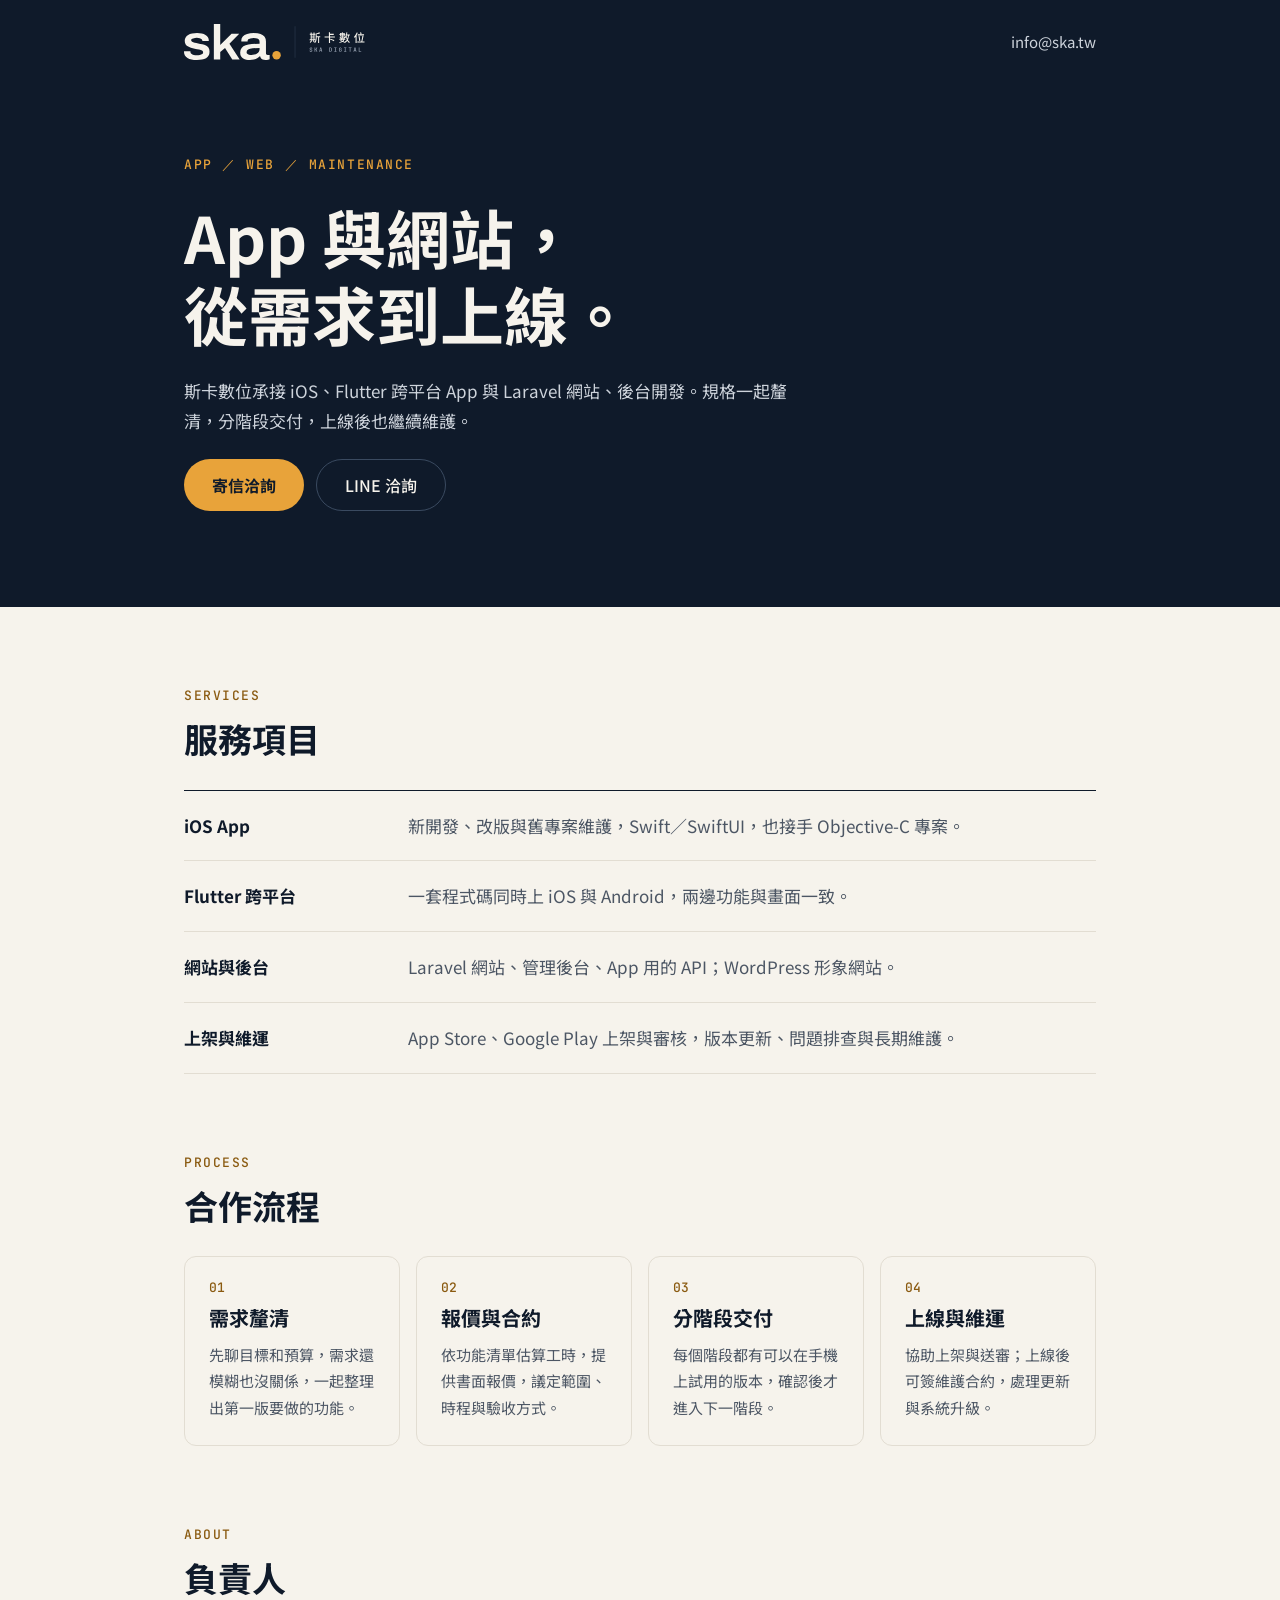
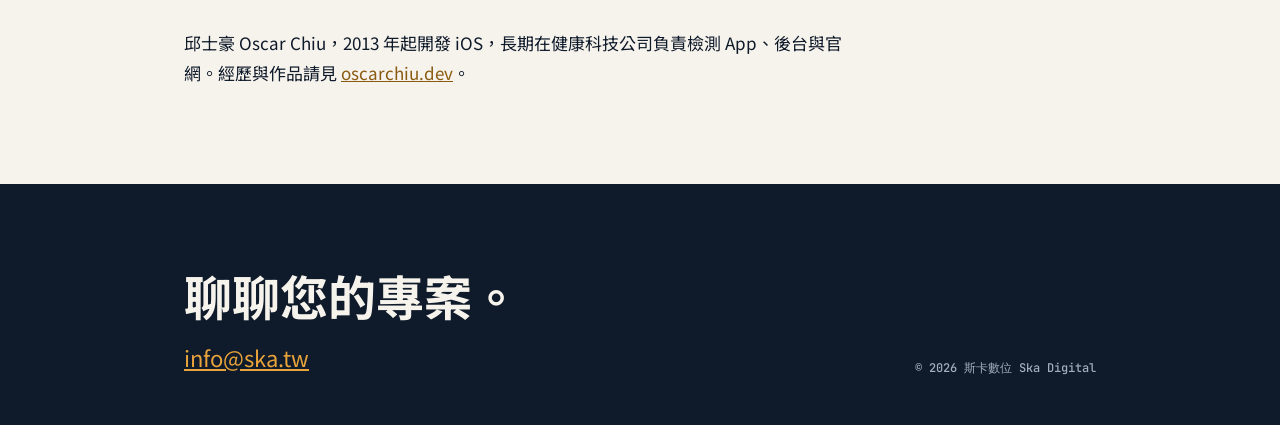
<file: index.html>
<!doctype html>
<html lang="zh-Hant-TW">
<head>
<meta charset="utf-8">
<meta name="viewport" content="width=device-width, initial-scale=1">
<title>斯卡數位 Ska Digital｜App 與網站開發</title>
<meta name="description" content="斯卡數位承接 iOS、Flutter 跨平台 App 與 Laravel 網站、後台開發，從需求釐清、開發、上架到長期維運。">
<meta property="og:title" content="斯卡數位 Ska Digital｜App 與網站開發">
<meta property="og:description" content="iOS、Flutter 跨平台 App 與 Laravel 網站、後台開發，從需求釐清到上架維運。">
<meta property="og:url" content="https://ska.tw/">
<meta property="og:type" content="website">
<meta property="og:image" content="https://ska.tw/icon-512.png">
<meta name="theme-color" content="#0F1A2A">
<link rel="canonical" href="https://ska.tw/">
<link rel="icon" href="/favicon.ico" sizes="48x48">
<link rel="icon" href="/favicon.svg" type="image/svg+xml">
<link rel="apple-touch-icon" href="/apple-touch-icon.png">
<link rel="preconnect" href="https://fonts.googleapis.com">
<link rel="preconnect" href="https://fonts.gstatic.com" crossorigin>
<link rel="stylesheet" href="https://fonts.googleapis.com/css2?family=JetBrains+Mono:wght@500&family=Noto+Sans+TC:wght@400;500;700&display=swap">
<link rel="stylesheet" href="style.css?v=1">
</head>
<body>
<header class="night">
  <div class="wrap top">
    <a href="/" class="brand"><img src="assets/ska-lockup-horizontal-reverse.svg" alt="斯卡數位 Ska Digital" width="207" height="41"></a>
    <a class="top-mail" href="mailto:info@ska.tw">info@ska.tw</a>
  </div>
  <div class="wrap hero">
    <p class="label amber">APP ／ WEB ／ MAINTENANCE</p>
    <h1>App 與網站，<br>從需求到上線。</h1>
    <p class="lead">斯卡數位承接 iOS、Flutter 跨平台 App 與 Laravel 網站、後台開發。規格一起釐清，分階段交付，上線後也繼續維護。</p>
    <p class="cta">
      <a class="btn" href="mailto:info@ska.tw">寄信洽詢</a>
      <a class="btn ghost" href="https://line.me/R/ti/p/@ska.tw" rel="noopener">LINE 洽詢</a>
    </p>
  </div>
</header>

<main>
  <section class="wrap">
    <p class="label brass">SERVICES</p>
    <h2>服務項目</h2>
    <dl class="rows">
      <div><dt>iOS App</dt><dd>新開發、改版與舊專案維護，Swift／SwiftUI，也接手 Objective-C 專案。</dd></div>
      <div><dt>Flutter 跨平台</dt><dd>一套程式碼同時上 iOS 與 Android，兩邊功能與畫面一致。</dd></div>
      <div><dt>網站與後台</dt><dd>Laravel 網站、管理後台、App 用的 API；WordPress 形象網站。</dd></div>
      <div><dt>上架與維運</dt><dd>App Store、Google Play 上架與審核，版本更新、問題排查與長期維護。</dd></div>
    </dl>
  </section>

  <section class="wrap">
    <p class="label brass">PROCESS</p>
    <h2>合作流程</h2>
    <ol class="steps">
      <li><span>01</span><h3>需求釐清</h3><p>先聊目標和預算，需求還模糊也沒關係，一起整理出第一版要做的功能。</p></li>
      <li><span>02</span><h3>報價與合約</h3><p>依功能清單估算工時，提供書面報價，議定範圍、時程與驗收方式。</p></li>
      <li><span>03</span><h3>分階段交付</h3><p>每個階段都有可以在手機上試用的版本，確認後才進入下一階段。</p></li>
      <li><span>04</span><h3>上線與維運</h3><p>協助上架與送審；上線後可簽維護合約，處理更新與系統升級。</p></li>
    </ol>
  </section>

  <section class="wrap about">
    <p class="label brass">ABOUT</p>
    <h2>負責人</h2>
    <p>邱士豪 Oscar Chiu，2013 年起開發 iOS，長期在健康科技公司負責檢測 App、後台與官網。經歷與作品請見 <a href="https://oscarchiu.dev/" rel="noopener">oscarchiu.dev</a>。</p>
  </section>
</main>

<footer class="night">
  <div class="wrap foot">
    <div>
      <h2>聊聊您的專案。</h2>
      <a class="mail" href="mailto:info@ska.tw">info@ska.tw</a>
    </div>
    <p class="small">© 2026 斯卡數位 Ska Digital</p>
  </div>
</footer>
</body>
</html>
</file>
<file: style.css>
/* Ska Digital — Quiet Signal palette, shared with oscarchiu.dev */
:root {
  --midnight: #0F1A2A;
  --midnight-line: #243246;
  --midnight-border: #3A4A60;
  --score: #F6F3EC;
  --rule: #E2DDD2;
  --slate: #4C5664;
  --mist: #CDD3DB;
  --fog: #A3AEBD;
  --amber: #E8A33A;
  --brass: #8A5A10;
  --font-zh: "Noto Sans TC", system-ui, sans-serif;
  --font-mono: "JetBrains Mono", ui-monospace, monospace;
}

* { box-sizing: border-box; }
body { margin: 0; background: var(--score); color: var(--midnight); font: 400 17px/1.75 var(--font-zh); -webkit-font-smoothing: antialiased; }
h1, h2, h3, p, dl, dd, ol { margin: 0; }
a { color: var(--brass); }
a:hover { color: var(--midnight); }
.wrap { max-width: 1040px; margin: 0 auto; padding-left: 5%; padding-right: 5%; }
.night { background: var(--midnight); color: var(--score); }
.night a:hover { color: var(--score); }
.label { font: 500 13px/1.4 var(--font-mono); letter-spacing: 0.12em; }
.amber { color: var(--amber); }
.brass { color: var(--brass); }

.top { display: flex; align-items: center; justify-content: space-between; gap: 16px; padding-top: 24px; padding-bottom: 24px; }
.brand img { display: block; height: 36px; width: auto; }
.top-mail { color: var(--mist); text-decoration: none; font-size: 15px; }

.hero { display: flex; flex-direction: column; gap: 24px; padding-top: 72px; padding-bottom: 96px; }
.hero h1 { font-size: clamp(38px, 5vw + 14px, 64px); line-height: 1.2; font-weight: 700; }
.lead { max-width: 620px; color: var(--mist); }
.cta { display: flex; flex-wrap: wrap; gap: 12px; }
.btn { display: inline-flex; align-items: center; justify-content: center; min-height: 52px; padding: 0 28px; border-radius: 999px; background: var(--amber); color: var(--midnight); font-weight: 700; font-size: 16px; text-decoration: none; }
.btn:hover { background: #F0B455; color: var(--midnight); }
.btn.ghost { background: transparent; border: 1px solid var(--midnight-border); color: var(--score); font-weight: 500; }
.btn.ghost:hover { border-color: var(--amber); }

main section { display: flex; flex-direction: column; gap: 12px; padding-top: 80px; }
main section:last-child { padding-bottom: 96px; }
h2 { font-size: clamp(26px, 1.6vw + 20px, 34px); line-height: 1.3; font-weight: 700; margin-bottom: 16px; }

.rows > div { display: grid; grid-template-columns: 200px minmax(0, 1fr); gap: 24px; padding: 20px 0; border-top: 1px solid var(--rule); }
.rows > div:first-child { border-top-color: var(--midnight); }
.rows { border-bottom: 1px solid var(--rule); }
.rows dt { font-weight: 700; }
.rows dd { color: var(--slate); }

.steps { list-style: none; padding: 0; display: grid; grid-template-columns: repeat(auto-fit, minmax(200px, 1fr)); gap: 16px; }
.steps li { display: flex; flex-direction: column; gap: 10px; padding: 24px; border: 1px solid var(--rule); border-radius: 12px; }
.steps span { font: 500 13px/1 var(--font-mono); color: var(--brass); }
.steps h3 { font-size: 20px; line-height: 1.4; }
.steps p { font-size: 15px; color: var(--slate); }

.about p { max-width: 680px; }

.foot { display: flex; flex-wrap: wrap; justify-content: space-between; align-items: flex-end; gap: 24px; padding-top: 80px; padding-bottom: 48px; }
.foot h2 { font-size: clamp(30px, 3vw + 14px, 48px); margin-bottom: 12px; }
.mail { font-size: 22px; color: var(--amber); }
.small { font: 500 12px/1.4 var(--font-mono); color: var(--fog); }

@media (max-width: 640px) {
  .wrap { padding-left: 20px; padding-right: 20px; }
  .brand img { height: 30px; }
  .top-mail { display: none; }
  .hero { padding-top: 40px; padding-bottom: 64px; }
  .cta { flex-direction: column; }
  main section { padding-top: 56px; }
  .rows > div { grid-template-columns: 1fr; gap: 4px; }
  .foot { padding-top: 56px; padding-bottom: 40px; }
}
</file>
